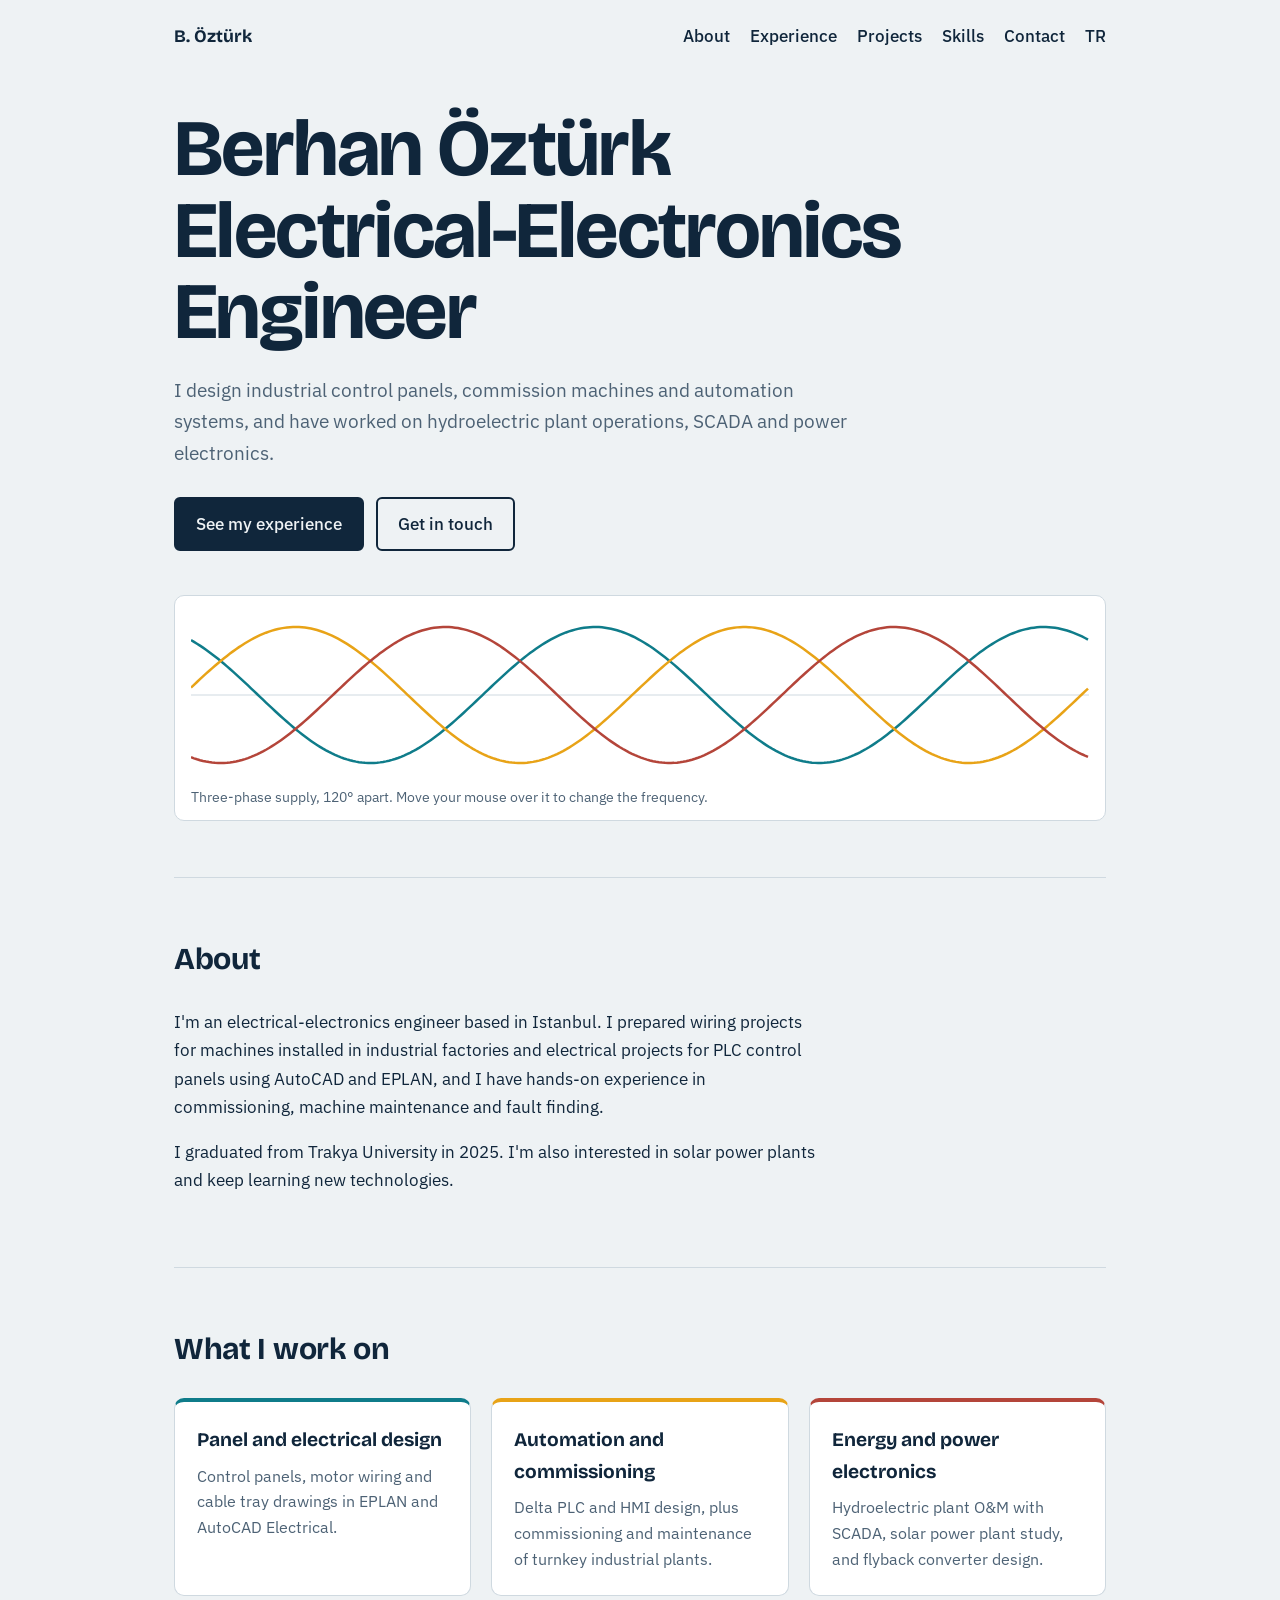
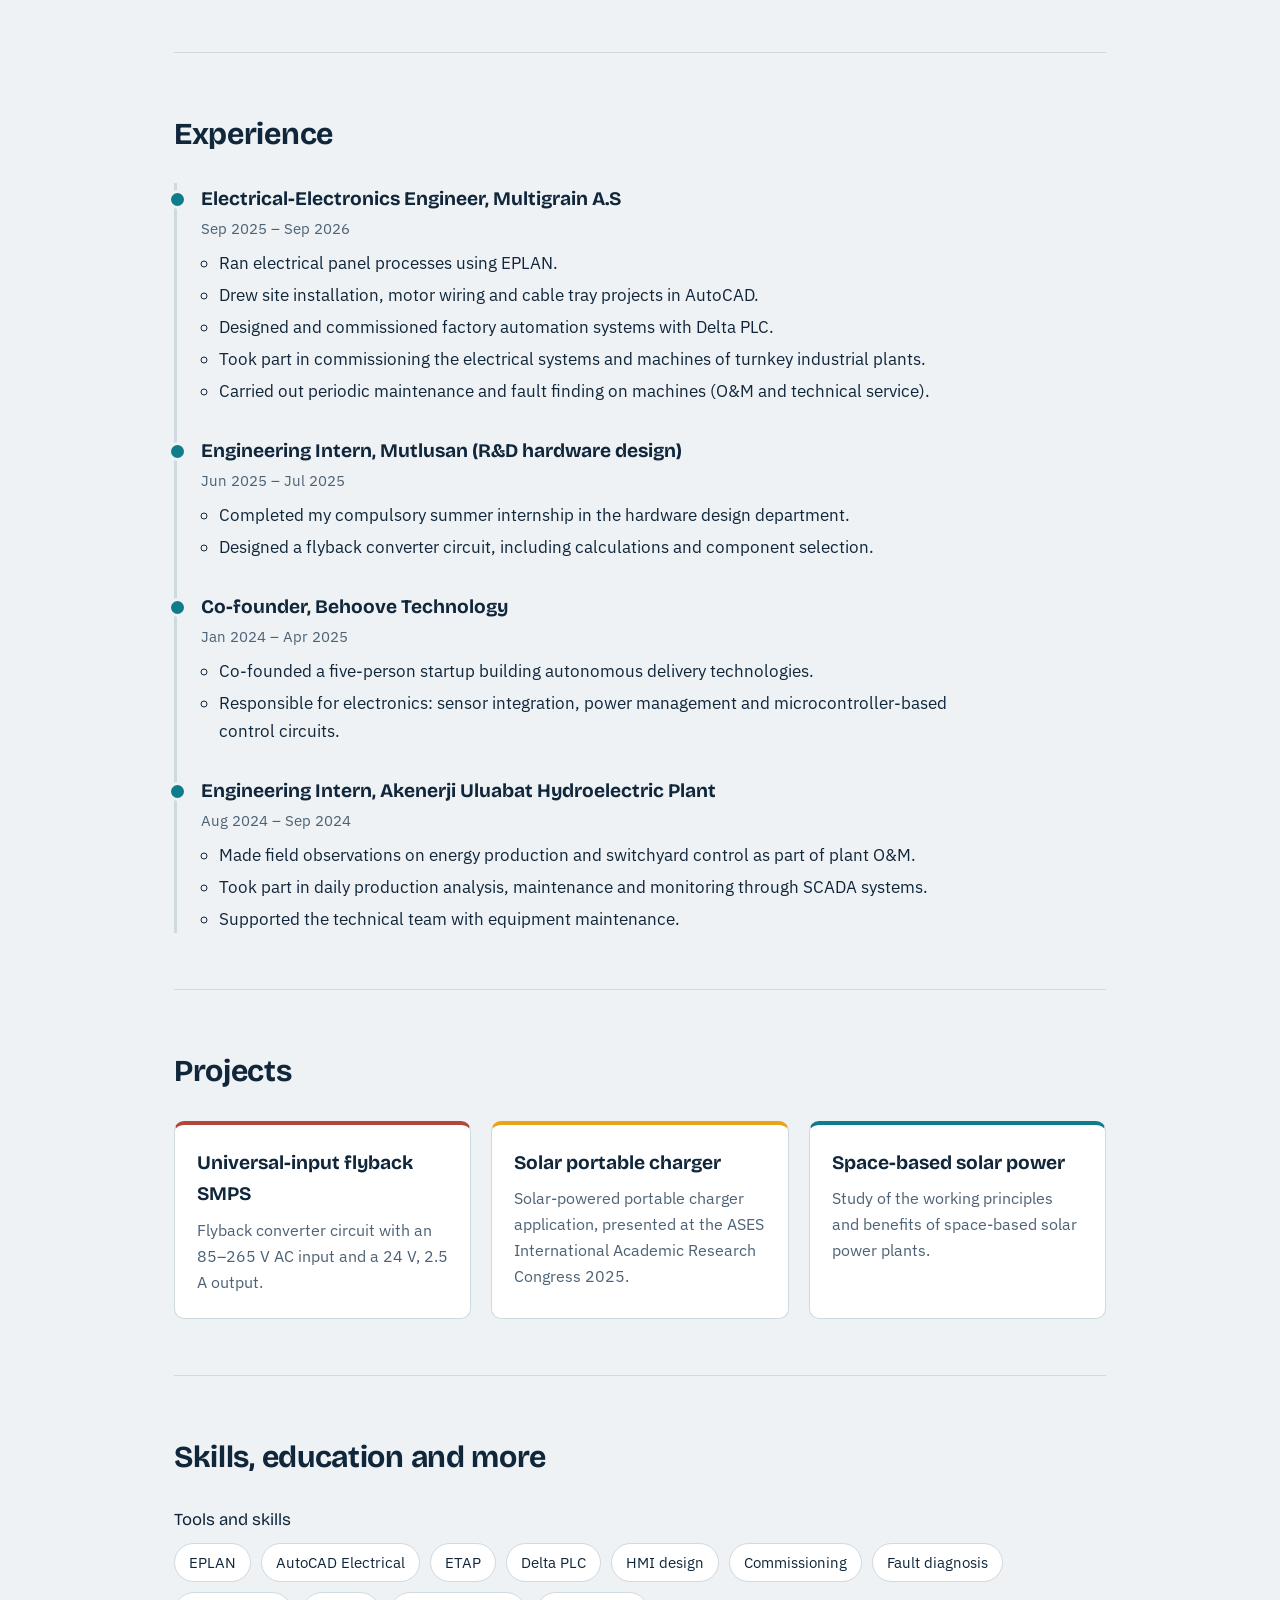
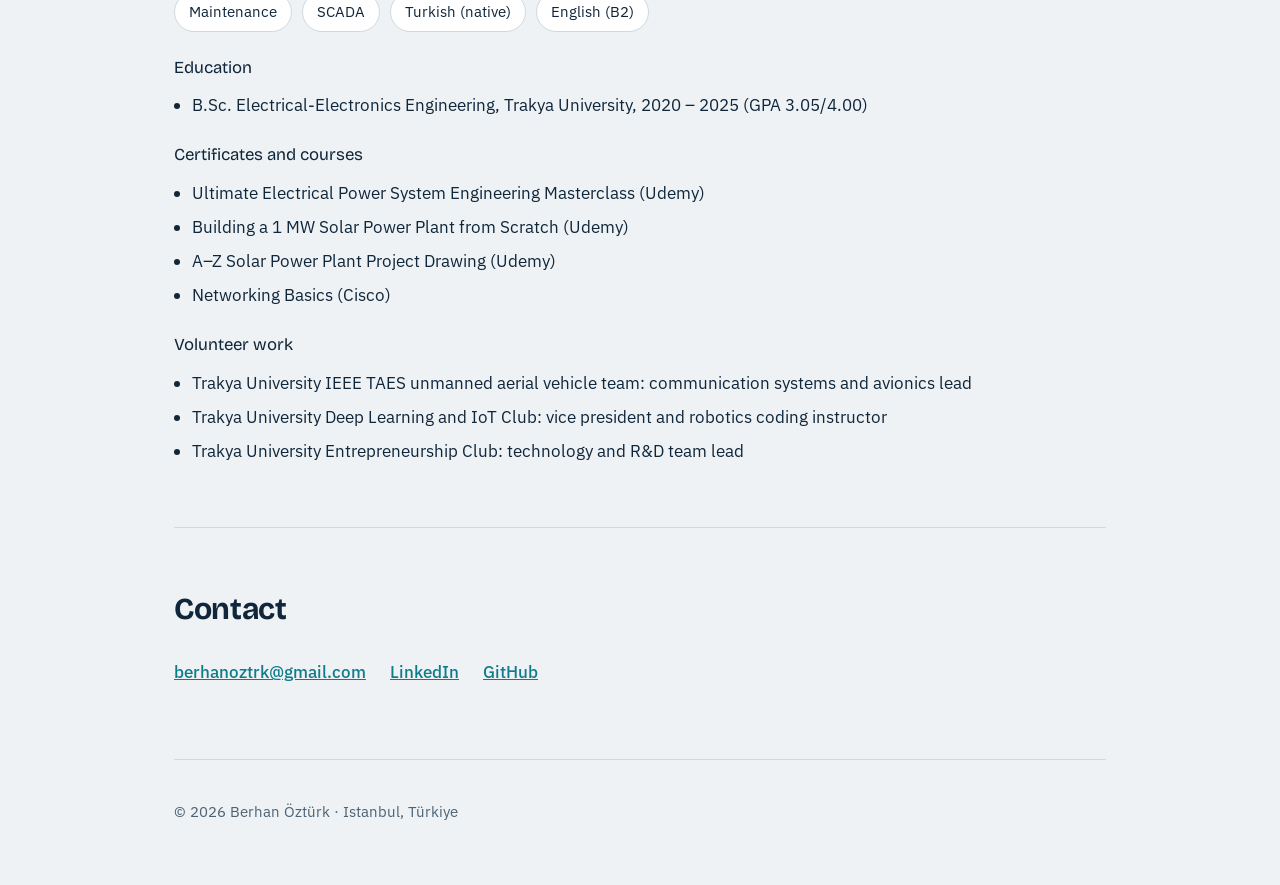
<file: index.html>
<!DOCTYPE html>
<html lang="en">
<head>
<meta charset="utf-8">
<meta name="viewport" content="width=device-width, initial-scale=1">
<title>Berhan Öztürk — Electrical-Electronics Engineer</title>
<meta name="description" content="Electrical-electronics engineer: industrial panel design, PLC automation, hydroelectric plant O&M, SCADA and power electronics.">
<link rel="icon" href="data:image/svg+xml,<svg xmlns=%22http://www.w3.org/2000/svg%22 viewBox=%220 0 100 100%22><text y=%22.9em%22 font-size=%2290%22>⚡</text></svg>">
<link rel="preconnect" href="https://fonts.googleapis.com">
<link rel="preconnect" href="https://fonts.gstatic.com" crossorigin>
<link href="https://fonts.googleapis.com/css2?family=Bricolage+Grotesque:opsz,wght@12..96,500;12..96,700&family=IBM+Plex+Sans:wght@400;500&display=swap" rel="stylesheet">
<style>
:root{
  --bg:#eef2f4; --surface:#ffffff; --ink:#10263b; --muted:#4d6275; --line:#cfd9e0;
  --a:#0f7c8a; --b:#e8a317; --c:#b4453a;
  --head:"Bricolage Grotesque","Segoe UI",system-ui,sans-serif;
  --body:"IBM Plex Sans","Segoe UI",system-ui,sans-serif;
}
@media (prefers-color-scheme:dark){
  :root{--bg:#0b1623; --surface:#12243a; --ink:#e6eef5; --muted:#9bb0c2; --line:#25405c; --a:#4fc3d1; --b:#f0b73c; --c:#e07a6e;}
}
*{box-sizing:border-box}
html{scroll-behavior:smooth}
body{margin:0;background:var(--bg);color:var(--ink);font:17px/1.65 var(--body);-webkit-font-smoothing:antialiased}
a{color:var(--a)}
a:focus-visible,button:focus-visible{outline:3px solid var(--b);outline-offset:3px}
.wrap{max-width:980px;margin:0 auto;padding:0 24px}
nav{display:flex;justify-content:space-between;align-items:center;padding:22px 0;font-weight:500;flex-wrap:wrap;gap:8px}
nav a{color:var(--ink);text-decoration:none;margin-left:20px}
nav a:hover{color:var(--a)}
nav .logo{font-family:var(--head);font-weight:700;font-size:1.1rem;margin:0}
.hero{padding:36px 0 56px}
h1{font-family:var(--head);font-weight:700;font-size:clamp(2.6rem,7vw,5rem);line-height:1.02;margin:0 0 20px;letter-spacing:-.02em}
.lead{font-size:1.2rem;max-width:36em;color:var(--muted);margin:0 0 28px}
.btns{display:flex;gap:12px;flex-wrap:wrap}
.btn{display:inline-block;padding:11px 20px;border-radius:6px;font-weight:500;text-decoration:none;border:2px solid var(--ink);color:var(--ink)}
.btn.primary{background:var(--ink);color:var(--bg)}
.btn:hover{border-color:var(--a)}
.scope{margin-top:44px;background:var(--surface);border:1px solid var(--line);border-radius:10px;padding:14px 16px 8px}
.scope canvas{width:100%;height:170px;display:block}
.scope p{margin:6px 0 4px;font-size:.85rem;color:var(--muted)}
section{padding:56px 0;border-top:1px solid var(--line)}
h2{font-family:var(--head);font-size:1.9rem;margin:0 0 24px;letter-spacing:-.01em}
.about{max-width:38em}
.grid{display:grid;grid-template-columns:repeat(auto-fit,minmax(260px,1fr));gap:20px}
.card{background:var(--surface);border:1px solid var(--line);border-radius:10px;padding:22px}
.card h3{font-family:var(--head);margin:0 0 8px;font-size:1.2rem}
.card p,.card li{color:var(--muted);font-size:.98rem}
.card p{margin:0}
.card ul{margin:0;padding-left:18px}
.card.t1{border-top:4px solid var(--a)}
.card.t2{border-top:4px solid var(--b)}
.card.t3{border-top:4px solid var(--c)}
.timeline{border-left:3px solid var(--line);margin:0;padding:0 0 0 24px;list-style:none}
.timeline li{position:relative;padding-bottom:30px}
.timeline li:last-child{padding-bottom:0}
.timeline li::before{content:"";position:absolute;left:-33px;top:7px;width:13px;height:13px;border-radius:50%;background:var(--a);border:3px solid var(--bg)}
.timeline h3{font-family:var(--head);margin:0;font-size:1.2rem}
.timeline .meta{margin:2px 0 8px;color:var(--muted);font-size:.92rem}
.timeline ul{margin:0;padding-left:18px;max-width:46em}
.timeline li li{padding:0 0 4px;color:var(--ink)}
.timeline li li::before{display:none}
.tags{display:flex;flex-wrap:wrap;gap:10px;padding:0;list-style:none;margin:0 0 20px}
.tags li{border:1px solid var(--line);background:var(--surface);padding:6px 14px;border-radius:99px;font-size:.95rem}
.sub{font-family:var(--head);font-size:1.05rem;margin:22px 0 10px}
.plain{margin:0;padding-left:18px}
.plain li{margin-bottom:6px}
footer{padding:40px 0 60px;border-top:1px solid var(--line);color:var(--muted);font-size:.92rem}
.contact a{display:inline-block;margin-right:20px;font-weight:500}
</style>
</head>
<body>
<div class="wrap">
  <nav aria-label="Main">
    <p class="logo">B. Öztürk</p>
    <div><a href="#about">About</a><a href="#experience">Experience</a><a href="#projects">Projects</a><a href="#skills">Skills</a><a href="#contact">Contact</a><a href="tr.html" hreflang="tr" lang="tr">TR</a></div>
  </nav>

  <header class="hero">
    <h1>Berhan Öztürk<br>Electrical-Electronics Engineer</h1>
    <p class="lead">I design industrial control panels, commission machines and automation systems, and have worked on hydroelectric plant operations, SCADA and power electronics.</p>
    <div class="btns">
      <a class="btn primary" href="#experience">See my experience</a>
      <a class="btn" href="#contact">Get in touch</a>
    </div>
    <div class="scope" aria-hidden="true">
      <canvas id="scope"></canvas>
      <p>Three-phase supply, 120° apart. Move your mouse over it to change the frequency.</p>
    </div>
  </header>

  <section id="about">
    <h2>About</h2>
    <div class="about">
      <p>I'm an electrical-electronics engineer based in Istanbul. I prepared wiring projects for machines installed in industrial factories and electrical projects for PLC control panels using AutoCAD and EPLAN, and I have hands-on experience in commissioning, machine maintenance and fault finding.</p>
      <p>I graduated from Trakya University in 2025. I'm also interested in solar power plants and keep learning new technologies.</p>
    </div>
  </section>

  <section id="focus">
    <h2>What I work on</h2>
    <div class="grid">
      <div class="card t1"><h3>Panel and electrical design</h3><p>Control panels, motor wiring and cable tray drawings in EPLAN and AutoCAD Electrical.</p></div>
      <div class="card t2"><h3>Automation and commissioning</h3><p>Delta PLC and HMI design, plus commissioning and maintenance of turnkey industrial plants.</p></div>
      <div class="card t3"><h3>Energy and power electronics</h3><p>Hydroelectric plant O&amp;M with SCADA, solar power plant study, and flyback converter design.</p></div>
    </div>
  </section>

  <section id="experience">
    <h2>Experience</h2>
    <ul class="timeline">
      <li>
        <h3>Electrical-Electronics Engineer, Multigrain A.S</h3>
        <p class="meta">Sep 2025 – Sep 2026</p>
        <ul>
          <li>Ran electrical panel processes using EPLAN.</li>
          <li>Drew site installation, motor wiring and cable tray projects in AutoCAD.</li>
          <li>Designed and commissioned factory automation systems with Delta PLC.</li>
          <li>Took part in commissioning the electrical systems and machines of turnkey industrial plants.</li>
          <li>Carried out periodic maintenance and fault finding on machines (O&amp;M and technical service).</li>
        </ul>
      </li>
      <li>
        <h3>Engineering Intern, Mutlusan (R&amp;D hardware design)</h3>
        <p class="meta">Jun 2025 – Jul 2025</p>
        <ul>
          <li>Completed my compulsory summer internship in the hardware design department.</li>
          <li>Designed a flyback converter circuit, including calculations and component selection.</li>
        </ul>
      </li>
      <li>
        <h3>Co-founder, Behoove Technology</h3>
        <p class="meta">Jan 2024 – Apr 2025</p>
        <ul>
          <li>Co-founded a five-person startup building autonomous delivery technologies.</li>
          <li>Responsible for electronics: sensor integration, power management and microcontroller-based control circuits.</li>
        </ul>
      </li>
      <li>
        <h3>Engineering Intern, Akenerji Uluabat Hydroelectric Plant</h3>
        <p class="meta">Aug 2024 – Sep 2024</p>
        <ul>
          <li>Made field observations on energy production and switchyard control as part of plant O&amp;M.</li>
          <li>Took part in daily production analysis, maintenance and monitoring through SCADA systems.</li>
          <li>Supported the technical team with equipment maintenance.</li>
        </ul>
      </li>
    </ul>
  </section>

  <section id="projects">
    <h2>Projects</h2>
    <div class="grid">
      <div class="card t3"><h3>Universal-input flyback SMPS</h3><p>Flyback converter circuit with an 85–265 V AC input and a 24 V, 2.5 A output.</p></div>
      <div class="card t2"><h3>Solar portable charger</h3><p>Solar-powered portable charger application, presented at the ASES International Academic Research Congress 2025.</p></div>
      <div class="card t1"><h3>Space-based solar power</h3><p>Study of the working principles and benefits of space-based solar power plants.</p></div>
    </div>
  </section>

  <section id="skills">
    <h2>Skills, education and more</h2>
    <p class="sub">Tools and skills</p>
    <ul class="tags">
      <li>EPLAN</li><li>AutoCAD Electrical</li><li>ETAP</li><li>Delta PLC</li><li>HMI design</li><li>Commissioning</li><li>Fault diagnosis</li><li>Maintenance</li><li>SCADA</li><li>Turkish (native)</li><li>English (B2)</li>
    </ul>
    <p class="sub">Education</p>
    <ul class="plain"><li>B.Sc. Electrical-Electronics Engineering, Trakya University, 2020 – 2025 (GPA 3.05/4.00)</li></ul>
    <p class="sub">Certificates and courses</p>
    <ul class="plain">
      <li>Ultimate Electrical Power System Engineering Masterclass (Udemy)</li>
      <li>Building a 1 MW Solar Power Plant from Scratch (Udemy)</li>
      <li>A–Z Solar Power Plant Project Drawing (Udemy)</li>
      <li>Networking Basics (Cisco)</li>
    </ul>
    <p class="sub">Volunteer work</p>
    <ul class="plain">
      <li>Trakya University IEEE TAES unmanned aerial vehicle team: communication systems and avionics lead</li>
      <li>Trakya University Deep Learning and IoT Club: vice president and robotics coding instructor</li>
      <li>Trakya University Entrepreneurship Club: technology and R&amp;D team lead</li>
    </ul>
  </section>

  <section id="contact">
    <h2>Contact</h2>
    <p class="contact">
      <a href="mailto:berhanoztrk@gmail.com">berhanoztrk@gmail.com</a>
      <a href="https://www.linkedin.com/in/berhanozturk" rel="noopener">LinkedIn</a>
      <a href="https://github.com/berhanozturk" rel="noopener">GitHub</a>
    </p>
  </section>

  <footer>© <span id="yr"></span> Berhan Öztürk · Istanbul, Türkiye</footer>
</div>

<script>
document.getElementById('yr').textContent = new Date().getFullYear();
(function(){
  var c = document.getElementById('scope'), ctx = c.getContext('2d');
  var reduce = window.matchMedia('(prefers-reduced-motion: reduce)').matches;
  var freq = 1, t = 0, w, h, dpr = window.devicePixelRatio || 1;
  function css(n){return getComputedStyle(document.documentElement).getPropertyValue(n).trim()}
  function size(){w=c.clientWidth;h=c.clientHeight;c.width=w*dpr;c.height=h*dpr;ctx.setTransform(dpr,0,0,dpr,0,0);draw()}
  function draw(){
    ctx.clearRect(0,0,w,h);
    ctx.strokeStyle=css('--line');ctx.lineWidth=1;
    ctx.beginPath();ctx.moveTo(0,h/2);ctx.lineTo(w,h/2);ctx.stroke();
    var cols=[css('--a'),css('--b'),css('--c')];
    for(var p=0;p<3;p++){
      ctx.strokeStyle=cols[p];ctx.lineWidth=2.5;ctx.beginPath();
      for(var x=0;x<=w;x+=3){
        var y=h/2-Math.sin((x/w)*Math.PI*4*freq - t - p*2*Math.PI/3)*(h*0.4);
        x===0?ctx.moveTo(x,y):ctx.lineTo(x,y);
      }
      ctx.stroke();
    }
  }
  function loop(){t+=0.04;draw();requestAnimationFrame(loop)}
  c.parentNode.addEventListener('mousemove',function(e){
    var r=c.getBoundingClientRect();freq=0.6+((e.clientX-r.left)/r.width)*1.6;if(reduce)draw();
  });
  window.addEventListener('resize',size);
  size();
  if(!reduce)loop();
})();
</script>
</body>
</html>
</file>
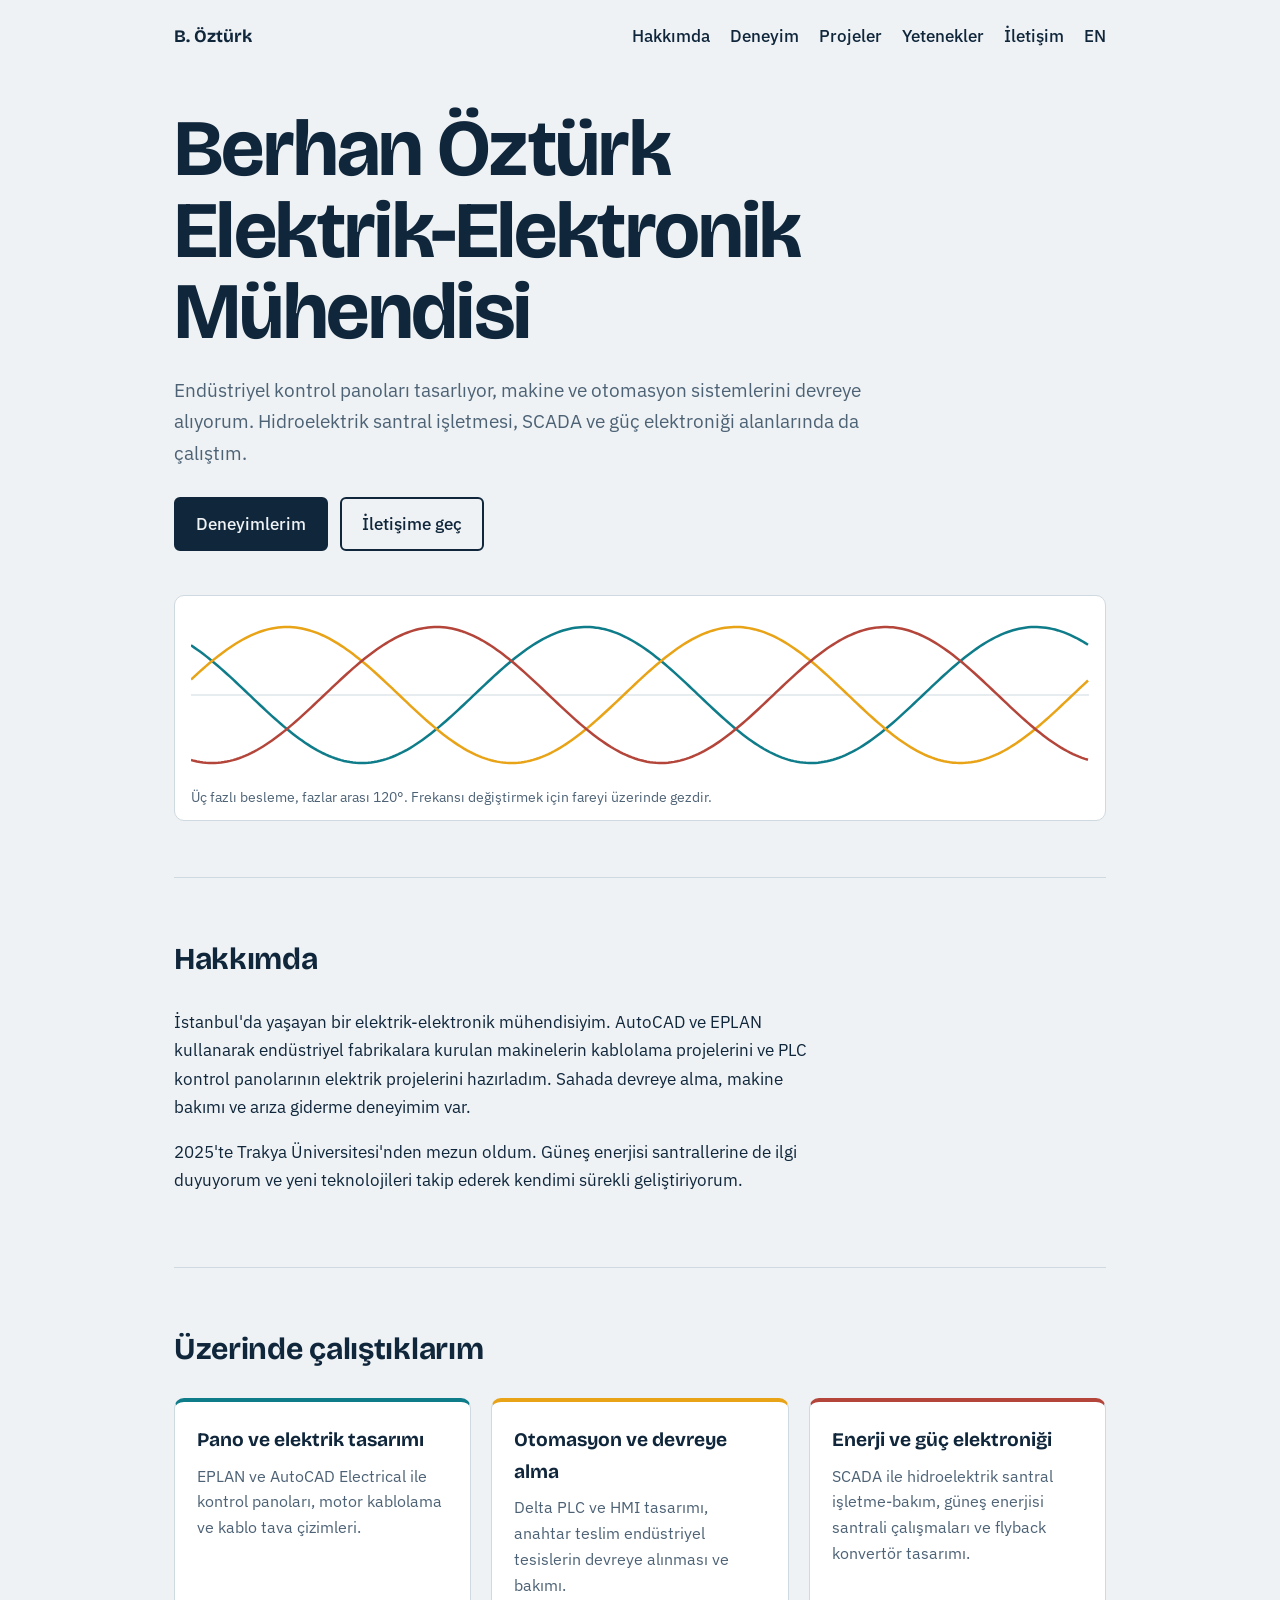
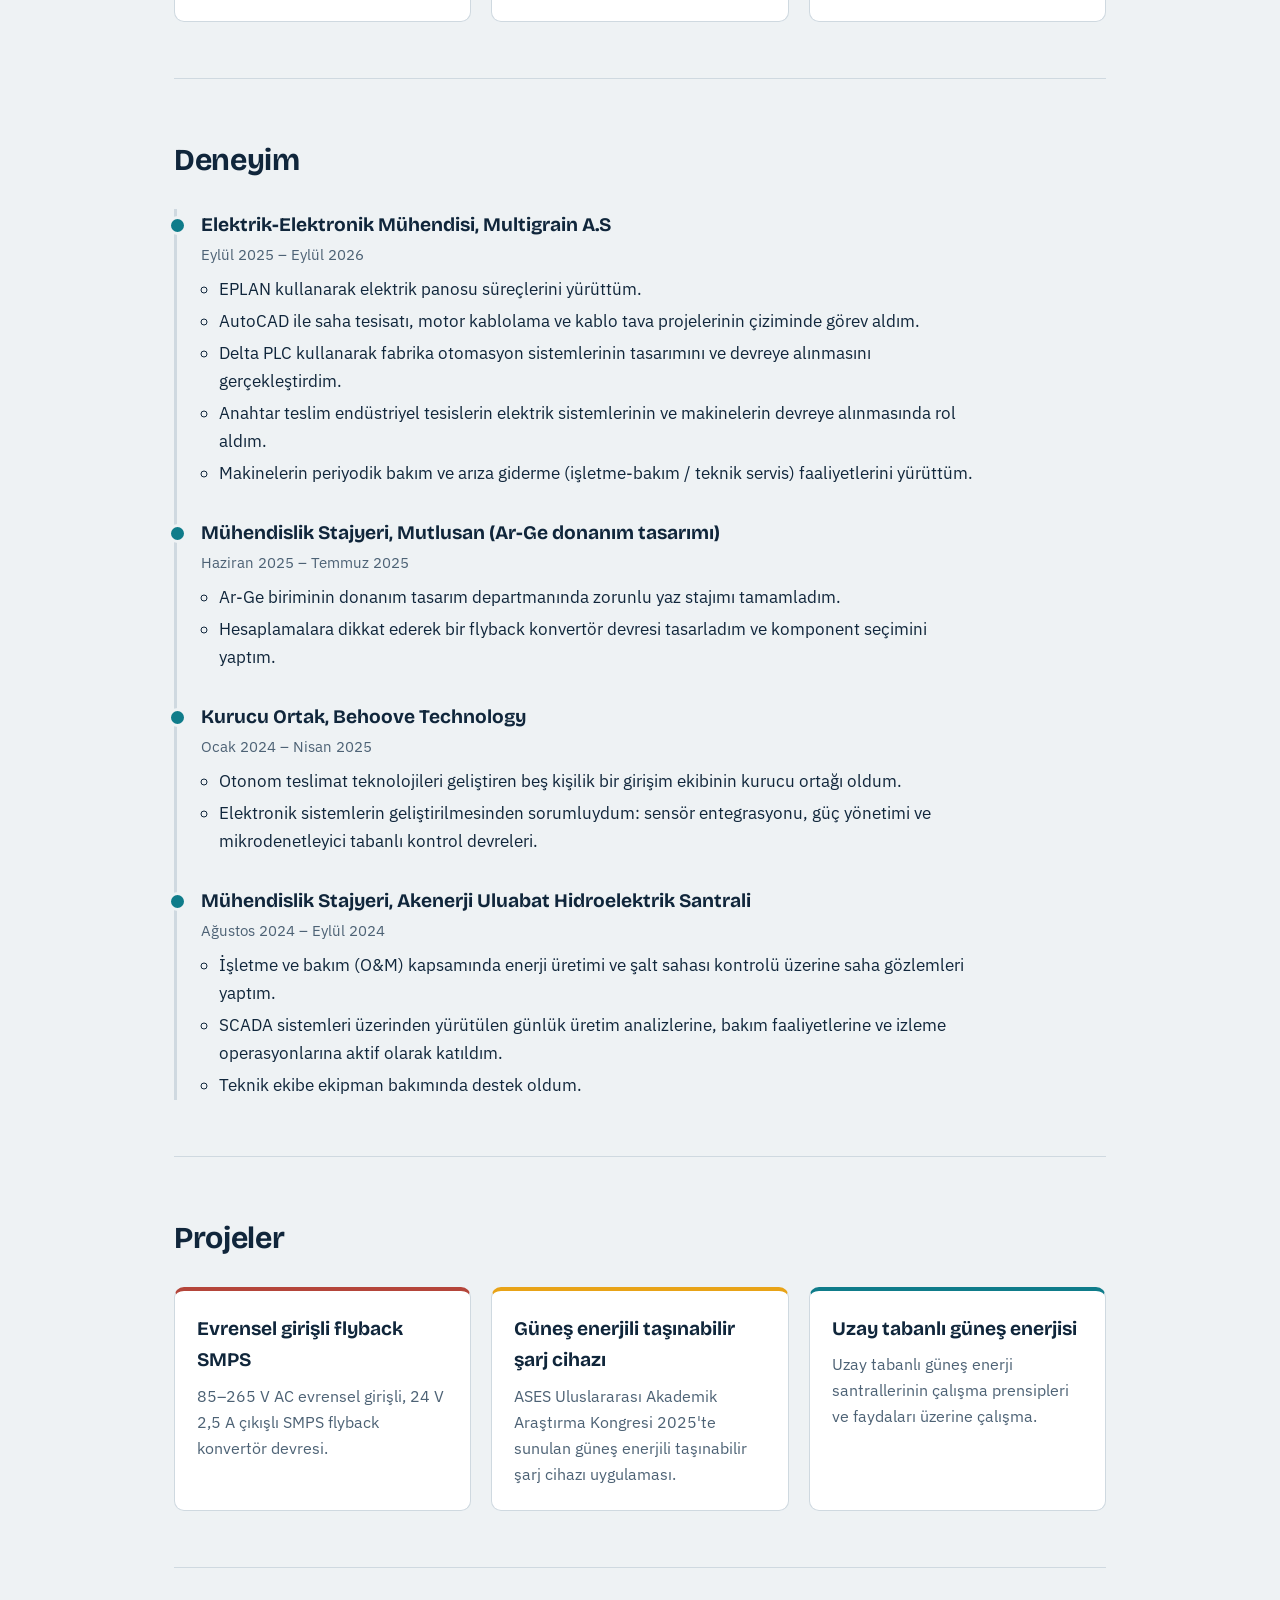
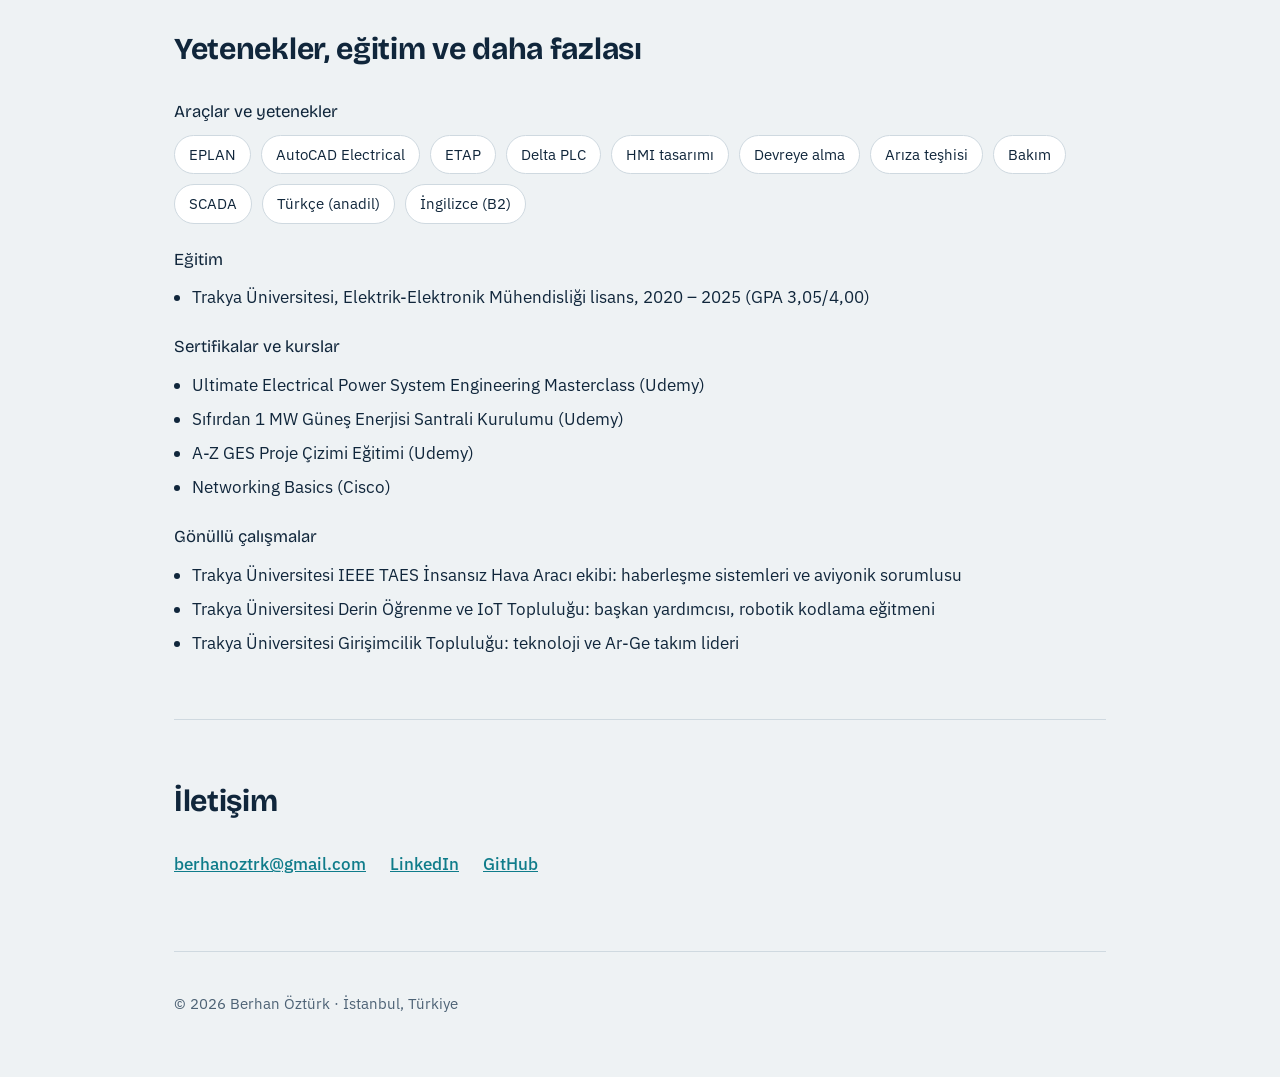
<file: tr.html>
<!DOCTYPE html>
<html lang="tr">
<head>
<meta charset="utf-8">
<meta name="viewport" content="width=device-width, initial-scale=1">
<title>Berhan Öztürk — Elektrik-Elektronik Mühendisi</title>
<meta name="description" content="Elektrik-elektronik mühendisi: endüstriyel pano tasarımı, PLC otomasyon, hidroelektrik santral işletme-bakım, SCADA ve güç elektroniği.">
<link rel="icon" href="data:image/svg+xml,<svg xmlns=%22http://www.w3.org/2000/svg%22 viewBox=%220 0 100 100%22><text y=%22.9em%22 font-size=%2290%22>⚡</text></svg>">
<link rel="preconnect" href="https://fonts.googleapis.com">
<link rel="preconnect" href="https://fonts.gstatic.com" crossorigin>
<link href="https://fonts.googleapis.com/css2?family=Bricolage+Grotesque:opsz,wght@12..96,500;12..96,700&family=IBM+Plex+Sans:wght@400;500&display=swap" rel="stylesheet">
<style>
:root{
  --bg:#eef2f4; --surface:#ffffff; --ink:#10263b; --muted:#4d6275; --line:#cfd9e0;
  --a:#0f7c8a; --b:#e8a317; --c:#b4453a;
  --head:"Bricolage Grotesque","Segoe UI",system-ui,sans-serif;
  --body:"IBM Plex Sans","Segoe UI",system-ui,sans-serif;
}
@media (prefers-color-scheme:dark){
  :root{--bg:#0b1623; --surface:#12243a; --ink:#e6eef5; --muted:#9bb0c2; --line:#25405c; --a:#4fc3d1; --b:#f0b73c; --c:#e07a6e;}
}
*{box-sizing:border-box}
html{scroll-behavior:smooth}
body{margin:0;background:var(--bg);color:var(--ink);font:17px/1.65 var(--body);-webkit-font-smoothing:antialiased}
a{color:var(--a)}
a:focus-visible,button:focus-visible{outline:3px solid var(--b);outline-offset:3px}
.wrap{max-width:980px;margin:0 auto;padding:0 24px}
nav{display:flex;justify-content:space-between;align-items:center;padding:22px 0;font-weight:500;flex-wrap:wrap;gap:8px}
nav a{color:var(--ink);text-decoration:none;margin-left:20px}
nav a:hover{color:var(--a)}
nav .logo{font-family:var(--head);font-weight:700;font-size:1.1rem;margin:0}
.hero{padding:36px 0 56px}
h1{font-family:var(--head);font-weight:700;font-size:clamp(2.6rem,7vw,5rem);line-height:1.02;margin:0 0 20px;letter-spacing:-.02em}
.lead{font-size:1.2rem;max-width:36em;color:var(--muted);margin:0 0 28px}
.btns{display:flex;gap:12px;flex-wrap:wrap}
.btn{display:inline-block;padding:11px 20px;border-radius:6px;font-weight:500;text-decoration:none;border:2px solid var(--ink);color:var(--ink)}
.btn.primary{background:var(--ink);color:var(--bg)}
.btn:hover{border-color:var(--a)}
.scope{margin-top:44px;background:var(--surface);border:1px solid var(--line);border-radius:10px;padding:14px 16px 8px}
.scope canvas{width:100%;height:170px;display:block}
.scope p{margin:6px 0 4px;font-size:.85rem;color:var(--muted)}
section{padding:56px 0;border-top:1px solid var(--line)}
h2{font-family:var(--head);font-size:1.9rem;margin:0 0 24px;letter-spacing:-.01em}
.about{max-width:38em}
.grid{display:grid;grid-template-columns:repeat(auto-fit,minmax(260px,1fr));gap:20px}
.card{background:var(--surface);border:1px solid var(--line);border-radius:10px;padding:22px}
.card h3{font-family:var(--head);margin:0 0 8px;font-size:1.2rem}
.card p,.card li{color:var(--muted);font-size:.98rem}
.card p{margin:0}
.card ul{margin:0;padding-left:18px}
.card.t1{border-top:4px solid var(--a)}
.card.t2{border-top:4px solid var(--b)}
.card.t3{border-top:4px solid var(--c)}
.timeline{border-left:3px solid var(--line);margin:0;padding:0 0 0 24px;list-style:none}
.timeline li{position:relative;padding-bottom:30px}
.timeline li:last-child{padding-bottom:0}
.timeline li::before{content:"";position:absolute;left:-33px;top:7px;width:13px;height:13px;border-radius:50%;background:var(--a);border:3px solid var(--bg)}
.timeline h3{font-family:var(--head);margin:0;font-size:1.2rem}
.timeline .meta{margin:2px 0 8px;color:var(--muted);font-size:.92rem}
.timeline ul{margin:0;padding-left:18px;max-width:46em}
.timeline li li{padding:0 0 4px;color:var(--ink)}
.timeline li li::before{display:none}
.tags{display:flex;flex-wrap:wrap;gap:10px;padding:0;list-style:none;margin:0 0 20px}
.tags li{border:1px solid var(--line);background:var(--surface);padding:6px 14px;border-radius:99px;font-size:.95rem}
.sub{font-family:var(--head);font-size:1.05rem;margin:22px 0 10px}
.plain{margin:0;padding-left:18px}
.plain li{margin-bottom:6px}
footer{padding:40px 0 60px;border-top:1px solid var(--line);color:var(--muted);font-size:.92rem}
.contact a{display:inline-block;margin-right:20px;font-weight:500}
</style>
</head>
<body>
<div class="wrap">
  <nav aria-label="Ana menü">
    <p class="logo">B. Öztürk</p>
    <div><a href="#about">Hakkımda</a><a href="#experience">Deneyim</a><a href="#projects">Projeler</a><a href="#skills">Yetenekler</a><a href="#contact">İletişim</a><a href="index.html" hreflang="en" lang="en">EN</a></div>
  </nav>

  <header class="hero">
    <h1>Berhan Öztürk<br>Elektrik-Elektronik Mühendisi</h1>
    <p class="lead">Endüstriyel kontrol panoları tasarlıyor, makine ve otomasyon sistemlerini devreye alıyorum. Hidroelektrik santral işletmesi, SCADA ve güç elektroniği alanlarında da çalıştım.</p>
    <div class="btns">
      <a class="btn primary" href="#experience">Deneyimlerim</a>
      <a class="btn" href="#contact">İletişime geç</a>
    </div>
    <div class="scope" aria-hidden="true">
      <canvas id="scope"></canvas>
      <p>Üç fazlı besleme, fazlar arası 120°. Frekansı değiştirmek için fareyi üzerinde gezdir.</p>
    </div>
  </header>

  <section id="about">
    <h2>Hakkımda</h2>
    <div class="about">
      <p>İstanbul'da yaşayan bir elektrik-elektronik mühendisiyim. AutoCAD ve EPLAN kullanarak endüstriyel fabrikalara kurulan makinelerin kablolama projelerini ve PLC kontrol panolarının elektrik projelerini hazırladım. Sahada devreye alma, makine bakımı ve arıza giderme deneyimim var.</p>
      <p>2025'te Trakya Üniversitesi'nden mezun oldum. Güneş enerjisi santrallerine de ilgi duyuyorum ve yeni teknolojileri takip ederek kendimi sürekli geliştiriyorum.</p>
    </div>
  </section>

  <section id="focus">
    <h2>Üzerinde çalıştıklarım</h2>
    <div class="grid">
      <div class="card t1"><h3>Pano ve elektrik tasarımı</h3><p>EPLAN ve AutoCAD Electrical ile kontrol panoları, motor kablolama ve kablo tava çizimleri.</p></div>
      <div class="card t2"><h3>Otomasyon ve devreye alma</h3><p>Delta PLC ve HMI tasarımı, anahtar teslim endüstriyel tesislerin devreye alınması ve bakımı.</p></div>
      <div class="card t3"><h3>Enerji ve güç elektroniği</h3><p>SCADA ile hidroelektrik santral işletme-bakım, güneş enerjisi santrali çalışmaları ve flyback konvertör tasarımı.</p></div>
    </div>
  </section>

  <section id="experience">
    <h2>Deneyim</h2>
    <ul class="timeline">
      <li>
        <h3>Elektrik-Elektronik Mühendisi, Multigrain A.S</h3>
        <p class="meta">Eylül 2025 – Eylül 2026</p>
        <ul>
          <li>EPLAN kullanarak elektrik panosu süreçlerini yürüttüm.</li>
          <li>AutoCAD ile saha tesisatı, motor kablolama ve kablo tava projelerinin çiziminde görev aldım.</li>
          <li>Delta PLC kullanarak fabrika otomasyon sistemlerinin tasarımını ve devreye alınmasını gerçekleştirdim.</li>
          <li>Anahtar teslim endüstriyel tesislerin elektrik sistemlerinin ve makinelerin devreye alınmasında rol aldım.</li>
          <li>Makinelerin periyodik bakım ve arıza giderme (işletme-bakım / teknik servis) faaliyetlerini yürüttüm.</li>
        </ul>
      </li>
      <li>
        <h3>Mühendislik Stajyeri, Mutlusan (Ar-Ge donanım tasarımı)</h3>
        <p class="meta">Haziran 2025 – Temmuz 2025</p>
        <ul>
          <li>Ar-Ge biriminin donanım tasarım departmanında zorunlu yaz stajımı tamamladım.</li>
          <li>Hesaplamalara dikkat ederek bir flyback konvertör devresi tasarladım ve komponent seçimini yaptım.</li>
        </ul>
      </li>
      <li>
        <h3>Kurucu Ortak, Behoove Technology</h3>
        <p class="meta">Ocak 2024 – Nisan 2025</p>
        <ul>
          <li>Otonom teslimat teknolojileri geliştiren beş kişilik bir girişim ekibinin kurucu ortağı oldum.</li>
          <li>Elektronik sistemlerin geliştirilmesinden sorumluydum: sensör entegrasyonu, güç yönetimi ve mikrodenetleyici tabanlı kontrol devreleri.</li>
        </ul>
      </li>
      <li>
        <h3>Mühendislik Stajyeri, Akenerji Uluabat Hidroelektrik Santrali</h3>
        <p class="meta">Ağustos 2024 – Eylül 2024</p>
        <ul>
          <li>İşletme ve bakım (O&amp;M) kapsamında enerji üretimi ve şalt sahası kontrolü üzerine saha gözlemleri yaptım.</li>
          <li>SCADA sistemleri üzerinden yürütülen günlük üretim analizlerine, bakım faaliyetlerine ve izleme operasyonlarına aktif olarak katıldım.</li>
          <li>Teknik ekibe ekipman bakımında destek oldum.</li>
        </ul>
      </li>
    </ul>
  </section>

  <section id="projects">
    <h2>Projeler</h2>
    <div class="grid">
      <div class="card t3"><h3>Evrensel girişli flyback SMPS</h3><p>85–265 V AC evrensel girişli, 24 V 2,5 A çıkışlı SMPS flyback konvertör devresi.</p></div>
      <div class="card t2"><h3>Güneş enerjili taşınabilir şarj cihazı</h3><p>ASES Uluslararası Akademik Araştırma Kongresi 2025'te sunulan güneş enerjili taşınabilir şarj cihazı uygulaması.</p></div>
      <div class="card t1"><h3>Uzay tabanlı güneş enerjisi</h3><p>Uzay tabanlı güneş enerji santrallerinin çalışma prensipleri ve faydaları üzerine çalışma.</p></div>
    </div>
  </section>

  <section id="skills">
    <h2>Yetenekler, eğitim ve daha fazlası</h2>
    <p class="sub">Araçlar ve yetenekler</p>
    <ul class="tags">
      <li>EPLAN</li><li>AutoCAD Electrical</li><li>ETAP</li><li>Delta PLC</li><li>HMI tasarımı</li><li>Devreye alma</li><li>Arıza teşhisi</li><li>Bakım</li><li>SCADA</li><li>Türkçe (anadil)</li><li>İngilizce (B2)</li>
    </ul>
    <p class="sub">Eğitim</p>
    <ul class="plain"><li>Trakya Üniversitesi, Elektrik-Elektronik Mühendisliği lisans, 2020 – 2025 (GPA 3,05/4,00)</li></ul>
    <p class="sub">Sertifikalar ve kurslar</p>
    <ul class="plain">
      <li>Ultimate Electrical Power System Engineering Masterclass (Udemy)</li>
      <li>Sıfırdan 1 MW Güneş Enerjisi Santrali Kurulumu (Udemy)</li>
      <li>A-Z GES Proje Çizimi Eğitimi (Udemy)</li>
      <li>Networking Basics (Cisco)</li>
    </ul>
    <p class="sub">Gönüllü çalışmalar</p>
    <ul class="plain">
      <li>Trakya Üniversitesi IEEE TAES İnsansız Hava Aracı ekibi: haberleşme sistemleri ve aviyonik sorumlusu</li>
      <li>Trakya Üniversitesi Derin Öğrenme ve IoT Topluluğu: başkan yardımcısı, robotik kodlama eğitmeni</li>
      <li>Trakya Üniversitesi Girişimcilik Topluluğu: teknoloji ve Ar-Ge takım lideri</li>
    </ul>
  </section>

  <section id="contact">
    <h2>İletişim</h2>
    <p class="contact">
      <a href="mailto:berhanoztrk@gmail.com">berhanoztrk@gmail.com</a>
      <a href="https://www.linkedin.com/in/berhanozturk" rel="noopener">LinkedIn</a>
      <a href="https://github.com/berhanozturk" rel="noopener">GitHub</a>
    </p>
  </section>

  <footer>© <span id="yr"></span> Berhan Öztürk · İstanbul, Türkiye</footer>
</div>

<script>
document.getElementById('yr').textContent = new Date().getFullYear();
(function(){
  var c = document.getElementById('scope'), ctx = c.getContext('2d');
  var reduce = window.matchMedia('(prefers-reduced-motion: reduce)').matches;
  var freq = 1, t = 0, w, h, dpr = window.devicePixelRatio || 1;
  function css(n){return getComputedStyle(document.documentElement).getPropertyValue(n).trim()}
  function size(){w=c.clientWidth;h=c.clientHeight;c.width=w*dpr;c.height=h*dpr;ctx.setTransform(dpr,0,0,dpr,0,0);draw()}
  function draw(){
    ctx.clearRect(0,0,w,h);
    ctx.strokeStyle=css('--line');ctx.lineWidth=1;
    ctx.beginPath();ctx.moveTo(0,h/2);ctx.lineTo(w,h/2);ctx.stroke();
    var cols=[css('--a'),css('--b'),css('--c')];
    for(var p=0;p<3;p++){
      ctx.strokeStyle=cols[p];ctx.lineWidth=2.5;ctx.beginPath();
      for(var x=0;x<=w;x+=3){
        var y=h/2-Math.sin((x/w)*Math.PI*4*freq - t - p*2*Math.PI/3)*(h*0.4);
        x===0?ctx.moveTo(x,y):ctx.lineTo(x,y);
      }
      ctx.stroke();
    }
  }
  function loop(){t+=0.04;draw();requestAnimationFrame(loop)}
  c.parentNode.addEventListener('mousemove',function(e){
    var r=c.getBoundingClientRect();freq=0.6+((e.clientX-r.left)/r.width)*1.6;if(reduce)draw();
  });
  window.addEventListener('resize',size);
  size();
  if(!reduce)loop();
})();
</script>
</body>
</html>
</file>
